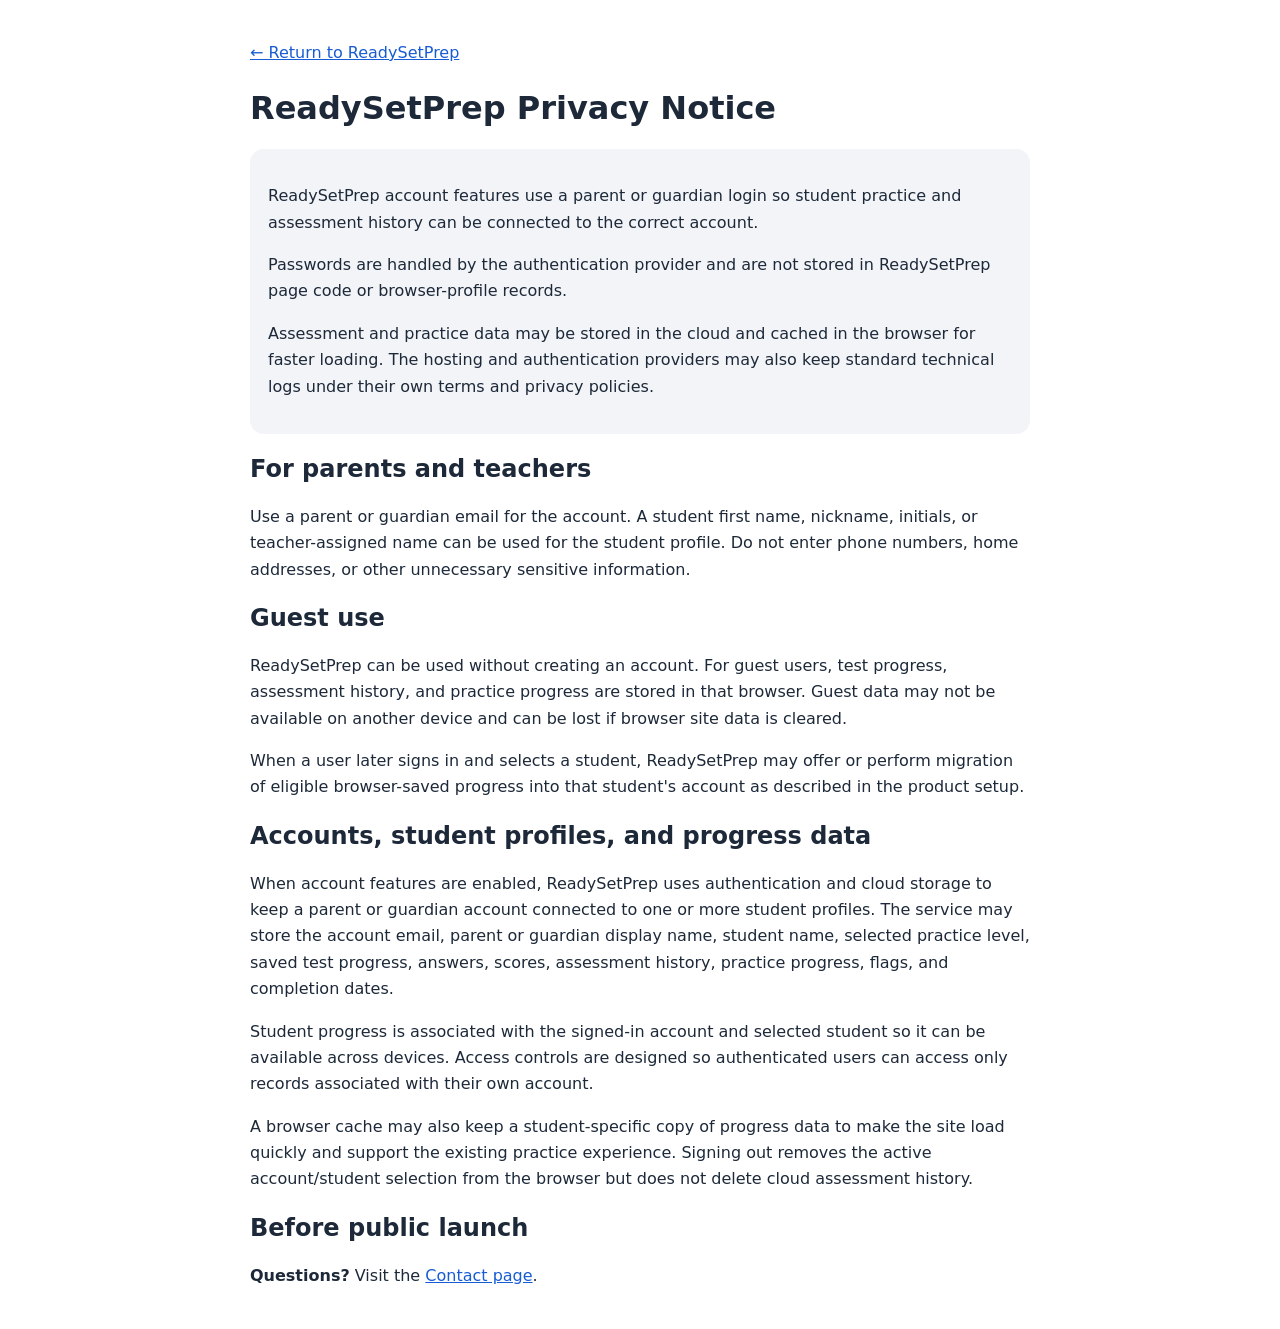
<file: privacy.html>
<!doctype html>
<html lang="en">
<head>
<meta charset="utf-8">
<meta name="viewport" content="width=device-width,initial-scale=1">
<title>Privacy Notice — ReadySetPrep</title>
<style>
body{font-family:system-ui,-apple-system,Segoe UI,Roboto,sans-serif;line-height:1.65;max-width:780px;margin:40px auto;padding:0 20px;color:#1d2939}
h1,h2{line-height:1.25}.box{background:#f2f4f7;border-radius:14px;padding:18px}a{color:#175cd3}
</style>
</head>
<body>
<p><a href="index.html">← Return to ReadySetPrep</a></p>
<h1>ReadySetPrep Privacy Notice</h1>
<div class="box">
<p>ReadySetPrep account features use a parent or guardian login so student practice and assessment history can be connected to the correct account.</p>
<p>Passwords are handled by the authentication provider and are not stored in ReadySetPrep page code or browser-profile records.</p>
<p>Assessment and practice data may be stored in the cloud and cached in the browser for faster loading. The hosting and authentication providers may also keep standard technical logs under their own terms and privacy policies.</p>
</div>
<h2>For parents and teachers</h2>
<p>Use a parent or guardian email for the account. A student first name, nickname, initials, or teacher-assigned name can be used for the student profile. Do not enter phone numbers, home addresses, or other unnecessary sensitive information.</p>



<h2>Guest use</h2>
<p>ReadySetPrep can be used without creating an account. For guest users, test progress, assessment history, and practice progress are stored in that browser. Guest data may not be available on another device and can be lost if browser site data is cleared.</p>
<p>When a user later signs in and selects a student, ReadySetPrep may offer or perform migration of eligible browser-saved progress into that student's account as described in the product setup.</p>

<h2>Accounts, student profiles, and progress data</h2>
<p>When account features are enabled, ReadySetPrep uses authentication and cloud storage to keep a parent or guardian account connected to one or more student profiles. The service may store the account email, parent or guardian display name, student name, selected practice level, saved test progress, answers, scores, assessment history, practice progress, flags, and completion dates.</p>
<p>Student progress is associated with the signed-in account and selected student so it can be available across devices. Access controls are designed so authenticated users can access only records associated with their own account.</p>
<p>A browser cache may also keep a student-specific copy of progress data to make the site load quickly and support the existing practice experience. Signing out removes the active account/student selection from the browser but does not delete cloud assessment history.</p>

<h2>Before public launch</h2>
<p><b>Questions?</b> Visit the <a href="contact.html">Contact page</a>.</p>
</body>
</html>
</file>
